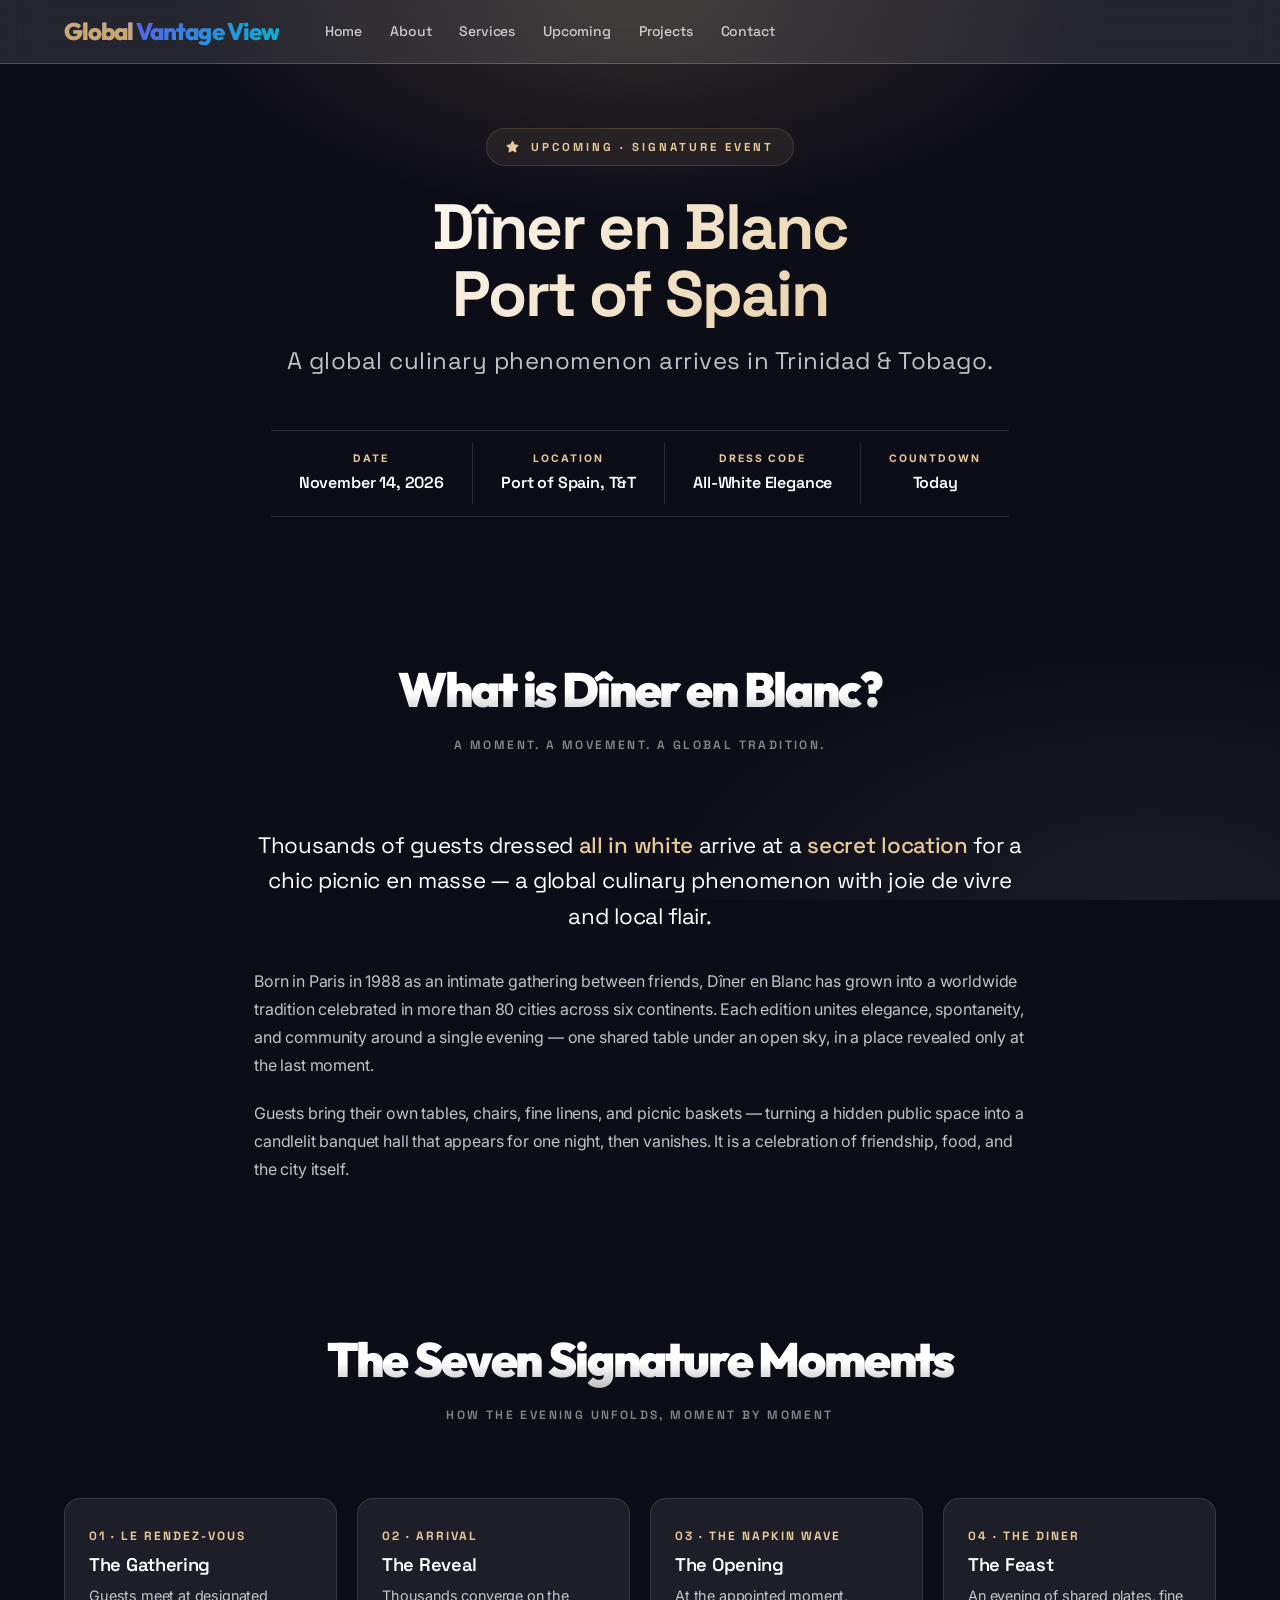
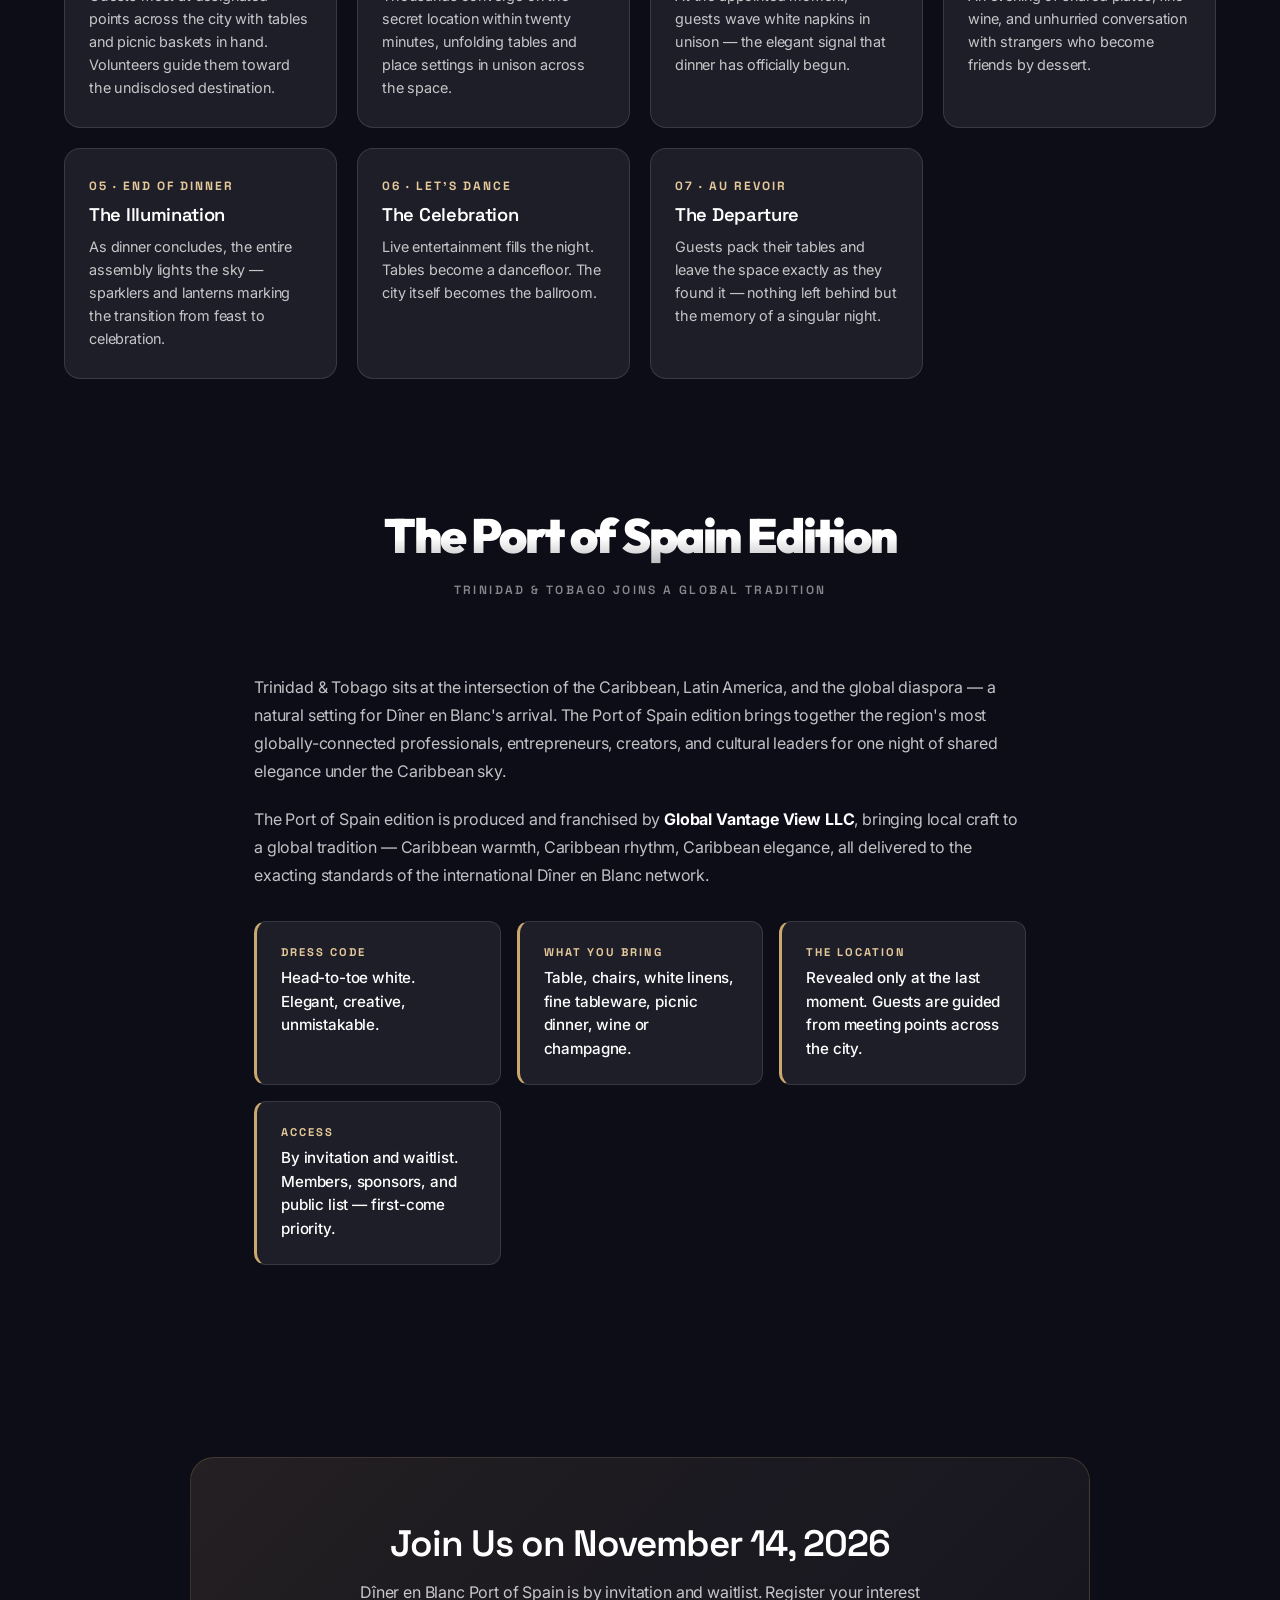
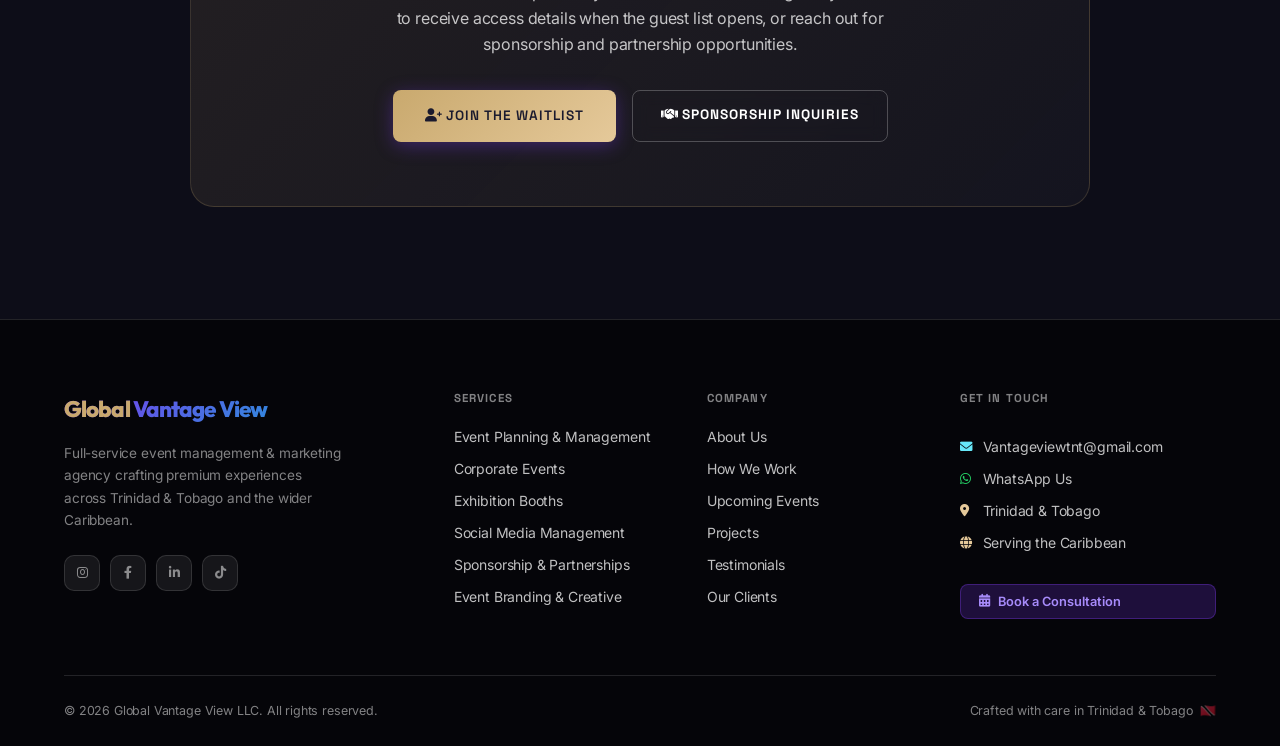
<file: dinerenblanc-portofspain.html>
<!DOCTYPE html>
<html lang="en">
<head>
    <meta charset="UTF-8">
    <meta name="viewport" content="width=device-width, initial-scale=1.0">
    <title>Dîner en Blanc Port of Spain 2026 — Global Vantage View</title>

    <!-- SEO -->
    <meta name="description" content="Dîner en Blanc Port of Spain 2026 — the global all-white chic picnic arrives in Trinidad & Tobago on November 14, 2026. Presented by Global Vantage View, franchise holder.">
    <meta name="keywords" content="Dîner en Blanc, Port of Spain, Trinidad, Diner en Blanc Trinidad, upcoming events, Global Vantage View, November 14 2026">
    <meta name="author" content="Global Vantage View LLC">
    <meta name="robots" content="index, follow">

    <!-- Open Graph -->
    <meta property="og:title" content="Dîner en Blanc Port of Spain 2026">
    <meta property="og:description" content="The global culinary phenomenon returns to Trinidad & Tobago on November 14, 2026 — all-white attire, secret location, one unforgettable night.">
    <meta property="og:type" content="website">
    <meta property="og:url" content="https://globalvantageview.com/dinerenblanc-portofspain.html">
    <meta property="og:image" content="https://globalvantageview.com/Vantage_View_Logo.jpeg">

    <!-- Twitter -->
    <meta name="twitter:card" content="summary_large_image">
    <meta name="twitter:title" content="Dîner en Blanc Port of Spain 2026">
    <meta name="twitter:description" content="The global culinary phenomenon returns to Trinidad & Tobago on November 14, 2026.">

    <!-- Favicon -->
    <link rel="icon" type="image/png" href="favicon.png">
    <link rel="apple-touch-icon" href="favicon.png">

    <!-- Stylesheets -->
    <link rel="stylesheet" href="styles.css">
    <link href="https://fonts.googleapis.com/css2?family=Inter:wght@300;400;500;600;700&family=Space+Grotesk:wght@300;400;500;600;700&family=Outfit:wght@300;400;500;600;700;800;900&display=swap" rel="stylesheet">
    <link rel="stylesheet" href="https://cdnjs.cloudflare.com/ajax/libs/font-awesome/6.0.0/css/all.min.css">

    <!-- Manifest -->
    <link rel="manifest" href="manifest.json">

    <!-- Google Analytics -->
    <script async src="https://www.googletagmanager.com/gtag/js?id=G-CWXK8930J5"></script>
    <script>
        window.dataLayer = window.dataLayer || [];
        function gtag(){dataLayer.push(arguments);}
        gtag('js', new Date());
        gtag('config', 'G-CWXK8930J5', {
            page_title: 'Dîner en Blanc Port of Spain 2026',
            page_location: window.location.href,
            send_page_view: true
        });
    </script>

    <!-- Calendly -->
    <link href="https://assets.calendly.com/assets/external/widget.css" rel="stylesheet">
    <script src="https://assets.calendly.com/assets/external/widget.js" type="text/javascript" async></script>

    <!-- Theme -->
    <meta name="theme-color" content="#0D0D18">
</head>
<body class="deb-page">

    <!-- Navigation -->
    <nav class="navbar">
        <div class="nav-container">
            <div class="nav-logo">
                <h2><span class="global-accent">Global</span> Vantage View</h2>
            </div>
            <ul class="nav-menu">
                <li><a href="index.html" class="nav-link">Home</a></li>
                <li><a href="index.html#about" class="nav-link">About</a></li>
                <li><a href="index.html#services" class="nav-link">Services</a></li>
                <li><a href="index.html#upcoming" class="nav-link">Upcoming</a></li>
                <li><a href="index.html#projects" class="nav-link">Projects</a></li>
                <li><a href="index.html#contact" class="nav-link">Contact</a></li>
            </ul>
            <div class="hamburger">
                <span class="bar"></span>
                <span class="bar"></span>
                <span class="bar"></span>
            </div>
        </div>
    </nav>

    <!-- Hero -->
    <section class="deb-hero">
        <div class="container">
            <div class="deb-hero-eyebrow">
                <i class="fas fa-star"></i> Upcoming · Signature Event
            </div>
            <h1>Dîner en Blanc<br>Port of Spain</h1>
            <p class="deb-hero-sub">A global culinary phenomenon arrives in Trinidad &amp; Tobago.</p>
            <div class="deb-hero-meta">
                <div class="deb-hero-meta-item">
                    <span class="lbl">Date</span>
                    <span class="val">November 14, 2026</span>
                </div>
                <div class="deb-hero-meta-item">
                    <span class="lbl">Location</span>
                    <span class="val">Port of Spain, T&amp;T</span>
                </div>
                <div class="deb-hero-meta-item">
                    <span class="lbl">Dress Code</span>
                    <span class="val">All-White Elegance</span>
                </div>
                <div class="deb-hero-meta-item">
                    <span class="lbl">Countdown</span>
                    <span class="val" id="deb-hero-countdown">—</span>
                </div>
            </div>
        </div>
    </section>

    <!-- What Is Dîner en Blanc -->
    <section class="deb-section">
        <div class="container deb-section-narrow">
            <div class="section-header">
                <h2>What is Dîner en Blanc?</h2>
                <p>A moment. A movement. A global tradition.</p>
            </div>
            <p class="deb-lead">
                Thousands of guests dressed <span class="deb-lead-accent">all in white</span> arrive at a
                <span class="deb-lead-accent">secret location</span> for a chic picnic en masse — a global
                culinary phenomenon with joie de vivre and local flair.
            </p>
            <p class="deb-body">
                Born in Paris in 1988 as an intimate gathering between friends, Dîner en Blanc has grown into
                a worldwide tradition celebrated in more than 80 cities across six continents. Each edition
                unites elegance, spontaneity, and community around a single evening — one shared table under
                an open sky, in a place revealed only at the last moment.
            </p>
            <p class="deb-body">
                Guests bring their own tables, chairs, fine linens, and picnic baskets — turning a hidden
                public space into a candlelit banquet hall that appears for one night, then vanishes.
                It is a celebration of friendship, food, and the city itself.
            </p>
        </div>
    </section>

    <!-- 7 Signature Moments -->
    <section class="deb-section">
        <div class="container">
            <div class="section-header">
                <h2>The Seven Signature Moments</h2>
                <p>How the evening unfolds, moment by moment</p>
            </div>
            <div class="deb-moments">
                <div class="deb-moment">
                    <div class="deb-moment-num">01 · Le Rendez-Vous</div>
                    <h4>The Gathering</h4>
                    <p>Guests meet at designated points across the city with tables and picnic baskets in hand. Volunteers guide them toward the undisclosed destination.</p>
                </div>
                <div class="deb-moment">
                    <div class="deb-moment-num">02 · Arrival</div>
                    <h4>The Reveal</h4>
                    <p>Thousands converge on the secret location within twenty minutes, unfolding tables and place settings in unison across the space.</p>
                </div>
                <div class="deb-moment">
                    <div class="deb-moment-num">03 · The Napkin Wave</div>
                    <h4>The Opening</h4>
                    <p>At the appointed moment, guests wave white napkins in unison — the elegant signal that dinner has officially begun.</p>
                </div>
                <div class="deb-moment">
                    <div class="deb-moment-num">04 · The Diner</div>
                    <h4>The Feast</h4>
                    <p>An evening of shared plates, fine wine, and unhurried conversation with strangers who become friends by dessert.</p>
                </div>
                <div class="deb-moment">
                    <div class="deb-moment-num">05 · End of Dinner</div>
                    <h4>The Illumination</h4>
                    <p>As dinner concludes, the entire assembly lights the sky — sparklers and lanterns marking the transition from feast to celebration.</p>
                </div>
                <div class="deb-moment">
                    <div class="deb-moment-num">06 · Let's Dance</div>
                    <h4>The Celebration</h4>
                    <p>Live entertainment fills the night. Tables become a dancefloor. The city itself becomes the ballroom.</p>
                </div>
                <div class="deb-moment">
                    <div class="deb-moment-num">07 · Au Revoir</div>
                    <h4>The Departure</h4>
                    <p>Guests pack their tables and leave the space exactly as they found it — nothing left behind but the memory of a singular night.</p>
                </div>
            </div>
        </div>
    </section>

    <!-- Port of Spain Edition -->
    <section class="deb-section">
        <div class="container deb-section-narrow">
            <div class="section-header">
                <h2>The Port of Spain Edition</h2>
                <p>Trinidad &amp; Tobago joins a global tradition</p>
            </div>
            <p class="deb-body">
                Trinidad &amp; Tobago sits at the intersection of the Caribbean, Latin America, and the
                global diaspora — a natural setting for Dîner en Blanc's arrival. The Port of Spain
                edition brings together the region's most globally-connected professionals, entrepreneurs,
                creators, and cultural leaders for one night of shared elegance under the Caribbean sky.
            </p>
            <p class="deb-body">
                The Port of Spain edition is produced and franchised by <strong style="color: var(--text);">Global Vantage View LLC</strong>,
                bringing local craft to a global tradition — Caribbean warmth, Caribbean rhythm, Caribbean elegance,
                all delivered to the exacting standards of the international Dîner en Blanc network.
            </p>

            <div class="deb-details">
                <div class="deb-detail">
                    <h5>Dress Code</h5>
                    <p>Head-to-toe white. Elegant, creative, unmistakable.</p>
                </div>
                <div class="deb-detail">
                    <h5>What You Bring</h5>
                    <p>Table, chairs, white linens, fine tableware, picnic dinner, wine or champagne.</p>
                </div>
                <div class="deb-detail">
                    <h5>The Location</h5>
                    <p>Revealed only at the last moment. Guests are guided from meeting points across the city.</p>
                </div>
                <div class="deb-detail">
                    <h5>Access</h5>
                    <p>By invitation and waitlist. Members, sponsors, and public list — first-come priority.</p>
                </div>
            </div>
        </div>
    </section>

    <!-- CTA -->
    <section class="deb-section">
        <div class="container">
            <div class="deb-cta-block">
                <h3>Join Us on November 14, 2026</h3>
                <p>
                    Dîner en Blanc Port of Spain is by invitation and waitlist. Register your interest to
                    receive access details when the guest list opens, or reach out for sponsorship and
                    partnership opportunities.
                </p>
                <div style="display: flex; flex-wrap: wrap; gap: 1rem; justify-content: center;">
                    <a href="https://portofspain.dinerenblanc.com" target="_blank" rel="noopener noreferrer" class="btn btn-gradient">
                        <i class="fas fa-user-plus"></i> Join the Waitlist
                    </a>
                    <a href="index.html#contact" class="btn btn-ghost">
                        <i class="fas fa-handshake"></i> Sponsorship Inquiries
                    </a>
                </div>
            </div>
        </div>
    </section>

    <!-- Footer -->
    <footer class="footer">
        <div class="container">
            <div class="footer-grid">

                <!-- Brand -->
                <div class="footer-brand-col">
                    <div class="footer-logo"><span class="global-accent">Global</span> Vantage View</div>
                    <p class="footer-tagline">Full-service event management &amp; marketing agency crafting premium experiences across Trinidad &amp; Tobago and the wider Caribbean.</p>
                    <div class="footer-socials">
                        <a href="#" aria-label="Instagram" class="footer-social"><i class="fab fa-instagram"></i></a>
                        <a href="#" aria-label="Facebook" class="footer-social"><i class="fab fa-facebook-f"></i></a>
                        <a href="#" aria-label="LinkedIn" class="footer-social"><i class="fab fa-linkedin-in"></i></a>
                        <a href="#" aria-label="TikTok" class="footer-social"><i class="fab fa-tiktok"></i></a>
                    </div>
                </div>

                <!-- Services -->
                <div class="footer-col">
                    <h4 class="footer-col-heading">Services</h4>
                    <ul class="footer-col-links">
                        <li><a href="index.html#services">Event Planning &amp; Management</a></li>
                        <li><a href="index.html#services">Corporate Events</a></li>
                        <li><a href="index.html#services">Exhibition Booths</a></li>
                        <li><a href="index.html#services">Social Media Management</a></li>
                        <li><a href="index.html#services">Sponsorship &amp; Partnerships</a></li>
                        <li><a href="index.html#services">Event Branding &amp; Creative</a></li>
                    </ul>
                </div>

                <!-- Company -->
                <div class="footer-col">
                    <h4 class="footer-col-heading">Company</h4>
                    <ul class="footer-col-links">
                        <li><a href="index.html#about">About Us</a></li>
                        <li><a href="index.html#process">How We Work</a></li>
                        <li><a href="index.html#upcoming">Upcoming Events</a></li>
                        <li><a href="index.html#projects">Projects</a></li>
                        <li><a href="index.html#testimonials">Testimonials</a></li>
                        <li><a href="index.html#clients">Our Clients</a></li>
                    </ul>
                </div>

                <!-- Contact -->
                <div class="footer-col footer-contact-col">
                    <h4 class="footer-col-heading">Get in Touch</h4>
                    <ul class="footer-col-links">
                        <li>
                            <a href="mailto:Vantageviewtnt@gmail.com">
                                <i class="fas fa-envelope"></i>
                                Vantageviewtnt@gmail.com
                            </a>
                        </li>
                        <li>
                            <a href="https://wa.me/18680000000" target="_blank" rel="noopener noreferrer">
                                <i class="fab fa-whatsapp"></i>
                                WhatsApp Us
                            </a>
                        </li>
                        <li>
                            <span><i class="fas fa-map-marker-alt"></i> Trinidad &amp; Tobago</span>
                        </li>
                        <li>
                            <span><i class="fas fa-globe"></i> Serving the Caribbean</span>
                        </li>
                    </ul>
                    <button type="button" onclick="openCalendly()" class="footer-book-btn">
                        <i class="fas fa-calendar-alt"></i> Book a Consultation
                    </button>
                </div>

            </div>
            <div class="footer-bottom">
                <p>&copy; <span class="cy"></span> Global Vantage View LLC. All rights reserved.</p>
                <p class="footer-bottom-right">Crafted with care in Trinidad &amp; Tobago&nbsp;&nbsp;🇹🇹</p>
            </div>
        </div>
    </footer>

    <!-- Scripts -->
    <script src="script.js"></script>
    <script>
        // Current year in footer
        document.querySelectorAll('.cy').forEach(el => el.textContent = new Date().getFullYear());

        // Countdown to November 14, 2026
        (function() {
            var target = new Date('2026-11-14T18:00:00-04:00');
            var el = document.getElementById('deb-hero-countdown');
            if (!el) return;
            function update() {
                var now = new Date();
                var diff = target - now;
                if (diff <= 0) { el.textContent = 'Today'; return; }
                var days = Math.floor(diff / (1000 * 60 * 60 * 24));
                el.textContent = days + ' day' + (days === 1 ? '' : 's');
            }
            update();
            setInterval(update, 60000);
        })();
    </script>
</body>
</html>
</file>
<file: styles.css>
/* ============================================================
   Design Tokens
   ============================================================ */
:root {
    /* Brand palette */
    --violet:       #7C3AED;
    --violet-light: #A78BFA;
    --violet-muted: rgba(124, 58, 237, 0.22);
    --violet-glow:  rgba(124, 58, 237, 0.28);

    --cyan:         #06B6D4;
    --cyan-light:   #67E8F9;
    --cyan-muted:   rgba(6, 182, 212, 0.18);
    --cyan-glow:    rgba(6, 182, 212, 0.24);

    --rose:         #EC4899;
    --rose-light:   #F9A8D4;
    --rose-muted:   rgba(236, 72, 153, 0.18);

    --coral:        #F97316;
    --coral-light:  #FDBA74;
    --coral-muted:  rgba(249, 115, 22, 0.18);

    --gold:         #C9A96E;
    --gold-light:   #E5C99A;
    --gold-muted:   rgba(201, 169, 110, 0.2);

    --purple:       #A855F7;
    --purple-muted: rgba(168, 85, 247, 0.18);

    /* Gradients */
    --grad-primary:  linear-gradient(135deg, var(--violet), var(--cyan));
    --grad-warm:     linear-gradient(135deg, var(--coral), var(--rose));
    --grad-text:     linear-gradient(135deg, #ffffff 10%, var(--violet-light) 50%, var(--cyan-light) 90%);

    /* Backgrounds */
    --bg:            #0D0D18;
    --bg-card:       rgba(255, 255, 255, 0.07);
    --bg-card-hover: rgba(255, 255, 255, 0.12);
    --bg-section:    rgba(255, 255, 255, 0.045);

    /* Borders */
    --border:        rgba(255, 255, 255, 0.12);
    --border-hover:  rgba(255, 255, 255, 0.24);

    /* Text */
    --text:          #ffffff;
    --text-sec:      rgba(255, 255, 255, 0.75);
    --text-muted:    rgba(255, 255, 255, 0.5);
}

/* ============================================================
   Reset & Base
   ============================================================ */
*, *::before, *::after { margin: 0; padding: 0; box-sizing: border-box; }

html { scroll-behavior: smooth; font-size: 16px; }

body {
    font-family: 'Inter', -apple-system, BlinkMacSystemFont, 'Segoe UI', Roboto, sans-serif;
    line-height: 1.6;
    color: var(--text);
    background-color: var(--bg);
    background-image:
        radial-gradient(ellipse 80% 60% at 10% 0%,   rgba(124, 58, 237, 0.2) 0%, transparent 60%),
        radial-gradient(ellipse 70% 50% at 90% 100%,  rgba(6, 182, 212, 0.16) 0%, transparent 60%);
    background-attachment: fixed;
    overflow-x: hidden;
    font-weight: 400;
    letter-spacing: -0.01em;
}

/* ============================================================
   Typography
   ============================================================ */
h1, h2, h3, h4, h5, h6 {
    font-family: 'Space Grotesk', 'Outfit', sans-serif;
    font-weight: 600;
    line-height: 1.2;
    letter-spacing: -0.025em;
    margin: 0;
    color: var(--text);
}

p {
    font-family: 'Inter', sans-serif;
    font-size: clamp(0.925rem, 1.6vw, 1rem);
    line-height: 1.75;
    margin: 0;
    color: var(--text-sec);
}

/* ============================================================
   Animations
   ============================================================ */
@keyframes float {
    0%, 100% { transform: translateY(0); }
    50%       { transform: translateY(-14px); }
}

@keyframes fadeInUp {
    from { opacity: 0; transform: translateY(28px); }
    to   { opacity: 1; transform: translateY(0); }
}

@keyframes fadeIn {
    from { opacity: 0; }
    to   { opacity: 1; }
}

@keyframes zoomIn {
    from { transform: scale(0.85); opacity: 0; }
    to   { transform: scale(1);    opacity: 1; }
}

@keyframes slideInRight {
    from { transform: translateX(110%); opacity: 0; }
    to   { transform: translateX(0);    opacity: 1; }
}

@keyframes ticker-scroll {
    0%   { transform: translateX(0); }
    100% { transform: translateX(-50%); }
}

/* ============================================================
   Layout
   ============================================================ */
.container {
    max-width: 1200px;
    margin: 0 auto;
    padding: 0 24px;
}

/* ============================================================
   Navigation
   ============================================================ */
.navbar {
    position: fixed;
    top: 0;
    width: 100%;
    background: rgba(6, 6, 10, 0.75);
    backdrop-filter: blur(20px);
    -webkit-backdrop-filter: blur(20px);
    border-bottom: 1px solid var(--border);
    z-index: 1000;
    padding: 0.875rem 0;
    transition: background 0.3s ease, box-shadow 0.3s ease;
}

.nav-container {
    max-width: 1200px;
    margin: 0 auto;
    padding: 0 24px;
    display: flex;
    align-items: center;
    gap: 2rem;
}

.nav-logo { flex-shrink: 0; }

.nav-logo h2 {
    font-family: 'Outfit', 'Space Grotesk', sans-serif;
    font-weight: 800;
    font-size: 1.5rem;
    letter-spacing: -0.04em;
    background: var(--grad-primary);
    -webkit-background-clip: text;
    -webkit-text-fill-color: transparent;
    background-clip: text;
}

.global-accent {
    -webkit-text-fill-color: var(--gold);
    background: none;
}

.nav-menu {
    display: flex;
    list-style: none;
    gap: 0;
    margin-right: auto;
}

.nav-link {
    text-decoration: none;
    color: var(--text-sec);
    font-weight: 500;
    font-size: 0.875rem;
    transition: color 0.2s ease;
    padding: 0.4rem 0.875rem;
    border-radius: 6px;
    font-family: 'Space Grotesk', sans-serif;
    display: block;
}

.nav-link:hover { color: var(--text); }

/* Nav CTA */
.btn-nav-cta {
    flex-shrink: 0;
    padding: 7px 18px;
    background: var(--grad-primary);
    color: #fff;
    border-radius: 7px;
    font-size: 0.78rem;
    letter-spacing: 0.07em;
    text-transform: uppercase;
    font-weight: 700;
    text-decoration: none;
    transition: opacity 0.2s ease, transform 0.2s ease;
    font-family: 'Space Grotesk', sans-serif;
    white-space: nowrap;
    box-shadow: 0 4px 16px rgba(124, 58, 237, 0.3);
}

.btn-nav-cta:hover { opacity: 0.88; transform: translateY(-1px); }

.hamburger { display: none; flex-direction: column; cursor: pointer; flex-shrink: 0; }

.bar {
    width: 22px;
    height: 2px;
    background: var(--text);
    margin: 3px 0;
    transition: 0.3s;
    border-radius: 2px;
}

/* ============================================================
   Buttons
   ============================================================ */
.btn {
    padding: 13px 28px;
    border: none;
    border-radius: 8px;
    font-weight: 700;
    text-decoration: none;
    transition: all 0.25s ease;
    cursor: pointer;
    display: inline-block;
    text-align: center;
    font-size: 0.85rem;
    font-family: 'Space Grotesk', 'Outfit', sans-serif;
    text-transform: uppercase;
    letter-spacing: 0.07em;
    position: relative;
}

.btn-gradient {
    background: var(--grad-primary);
    color: #fff;
    box-shadow: 0 4px 18px rgba(124, 58, 237, 0.35);
}

.btn-gradient:hover {
    transform: translateY(-2px);
    box-shadow: 0 8px 28px rgba(124, 58, 237, 0.45);
    opacity: 0.92;
}

.btn-ghost {
    background: transparent;
    color: var(--text);
    border: 1px solid var(--border-hover);
    backdrop-filter: blur(8px);
}

.btn-ghost:hover {
    background: rgba(255, 255, 255, 0.07);
    border-color: rgba(255, 255, 255, 0.25);
    transform: translateY(-2px);
}

.btn-full { width: 100%; text-align: center; }

/* Legacy aliases used in gallery pages */
.btn-primary  { background: #fff; color: #000; box-shadow: 0 4px 16px rgba(255,255,255,0.2); }
.btn-primary:hover  { transform: translateY(-2px); opacity: 0.9; }
.btn-secondary { background: transparent; color: var(--text); border: 1px solid var(--border-hover); }
.btn-secondary:hover { background: rgba(255,255,255,0.07); transform: translateY(-2px); }

/* ============================================================
   Section Headers
   ============================================================ */
.section-header {
    text-align: center;
    margin-bottom: 4.5rem;
}

.section-header h2 {
    font-size: clamp(2rem, 4.5vw, 3rem);
    font-weight: 900;
    letter-spacing: -0.045em;
    font-family: 'Outfit', 'Space Grotesk', sans-serif;
    margin-bottom: 1rem;
    background: linear-gradient(180deg, #ffffff 55%, rgba(255,255,255,0.72) 100%);
    -webkit-background-clip: text;
    -webkit-text-fill-color: transparent;
    background-clip: text;
}

.section-header p {
    font-size: 0.75rem;
    color: var(--text-muted);
    text-transform: uppercase;
    letter-spacing: 0.2em;
    font-weight: 600;
    font-family: 'Space Grotesk', sans-serif;
}

/* ============================================================
   Hero
   ============================================================ */
.hero {
    position: relative;
    padding: 150px 0 110px;
    min-height: 100vh;
    display: flex;
    align-items: center;
    overflow: hidden;
    background-image:
        linear-gradient(105deg, rgba(13,13,24,0.95) 0%, rgba(13,13,24,0.75) 42%, rgba(13,13,24,0.30) 100%),
        url('booths/1c337e6d-0201-4240-b5a4-02fbab60db2e-optimized.jpg');
    background-size: cover;
    background-position: center;
    background-repeat: no-repeat;
}

/* Colored background blobs */
.hero::before {
    content: '';
    position: absolute;
    top: -80px;
    right: -120px;
    width: 650px;
    height: 650px;
    background: radial-gradient(circle, rgba(124, 58, 237, 0.32) 0%, transparent 65%);
    pointer-events: none;
    z-index: 0;
}

.hero::after {
    content: '';
    position: absolute;
    bottom: -60px;
    left: -100px;
    width: 550px;
    height: 550px;
    background: radial-gradient(circle, rgba(6, 182, 212, 0.26) 0%, transparent 65%);
    pointer-events: none;
    z-index: 0;
}

.hero-container {
    position: relative;
    z-index: 2;
    max-width: 1200px;
    margin: 0 auto;
    padding: 0 24px;
    display: grid;
    grid-template-columns: 1fr 1fr;
    gap: 5rem;
    align-items: center;
}

/* Eyebrow label */
.hero-eyebrow {
    display: inline-flex;
    align-items: center;
    gap: 0.6rem;
    font-size: 0.72rem;
    font-weight: 700;
    text-transform: uppercase;
    letter-spacing: 0.2em;
    color: var(--text-muted);
    font-family: 'Space Grotesk', sans-serif;
    margin-bottom: 1.25rem;
}

.eyebrow-dot {
    width: 6px;
    height: 6px;
    border-radius: 50%;
    background: var(--grad-primary);
    flex-shrink: 0;
    box-shadow: 0 0 8px var(--violet);
}

/* Hero title — gradient text */
.hero-title {
    font-size: clamp(2.8rem, 5.5vw, 4.6rem);
    font-weight: 900;
    letter-spacing: -0.055em;
    line-height: 1.04;
    font-family: 'Outfit', 'Space Grotesk', sans-serif;
    margin-bottom: 1.5rem;
    background: var(--grad-text);
    -webkit-background-clip: text;
    -webkit-text-fill-color: transparent;
    background-clip: text;
}

.hero-subtitle {
    font-size: 1.05rem;
    color: var(--text-sec);
    line-height: 1.8;
    max-width: 500px;
    margin-bottom: 2.5rem;
}

.hero-buttons {
    display: flex;
    gap: 0.875rem;
    flex-wrap: wrap;
}

/* Hero credentials panel */
.hero-right {
    display: flex;
    justify-content: center;
    align-items: center;
}

.hero-credentials {
    /* gradient border via background-clip trick */
    background:
        linear-gradient(#0D0D18, #0D0D18) padding-box,
        linear-gradient(160deg, rgba(124, 58, 237, 0.7), rgba(6, 182, 212, 0.6)) border-box;
    border: 1px solid transparent;
    border-radius: 20px;
    padding: 2.5rem;
    backdrop-filter: blur(16px);
    display: flex;
    flex-direction: column;
    gap: 2.5rem;
    max-width: 360px;
    width: 100%;
    animation: float 7s ease-in-out infinite;
}

.credentials-stats { display: flex; flex-direction: column; }

.cred-stat { padding: 1.5rem 0; display: flex; flex-direction: column; gap: 0.4rem; }

.cred-divider { height: 1px; background: var(--border); }

.cred-number {
    font-family: 'Outfit', 'Space Grotesk', sans-serif;
    font-size: 3.2rem;
    font-weight: 900;
    letter-spacing: -0.05em;
    line-height: 1;
}

.cred-violet { color: var(--violet-light); }
.cred-cyan   { color: var(--cyan-light); }
.cred-gold   { color: var(--gold-light); }

.cred-label {
    font-size: 0.7rem;
    text-transform: uppercase;
    letter-spacing: 0.18em;
    color: var(--text-muted);
    font-weight: 600;
    font-family: 'Space Grotesk', sans-serif;
}

.hero-book-btn {
    display: flex;
    align-items: center;
    justify-content: center;
    gap: 0.5rem;
    width: 100%;
}

/* ============================================================
   About
   ============================================================ */
.about {
    padding: 120px 0;
    background: rgba(124, 58, 237, 0.09);
    border-top: 1px solid var(--border);
    border-bottom: 1px solid var(--border);
    position: relative;
}

.about-content {
    display: grid;
    grid-template-columns: 2fr 1fr;
    gap: 5rem;
    align-items: center;
}

.about-text p {
    font-size: 1.05rem;
    color: var(--text-sec);
    margin-bottom: 1.25rem;
    line-height: 1.85;
}

.about-stats {
    display: flex;
    flex-direction: column;
    gap: 1rem;
}

.stat {
    text-align: center;
    padding: 2rem 1.5rem;
    background: var(--bg-card);
    border-radius: 14px;
    border: 1px solid var(--border);
    transition: transform 0.3s ease, border-color 0.3s ease;
    position: relative;
    overflow: hidden;
}

/* Colored top accent line per stat */
.stat-violet { border-top: 2px solid var(--violet); }
.stat-cyan   { border-top: 2px solid var(--cyan); }
.stat-gold   { border-top: 2px solid var(--gold); }

.stat:hover {
    transform: translateY(-4px);
    border-color: var(--border-hover);
}

.stat h3 {
    font-size: 2.6rem;
    font-weight: 900;
    color: var(--text);
    margin-bottom: 0.3rem;
    letter-spacing: -0.04em;
    font-family: 'Outfit', 'Space Grotesk', sans-serif;
}

.stat p {
    font-size: 0.72rem;
    text-transform: uppercase;
    letter-spacing: 0.14em;
    color: var(--text-muted);
    font-weight: 600;
}

/* ============================================================
   Services
   ============================================================ */
.services {
    padding: 120px 0;
    background: transparent;
}

.services-grid {
    display: grid;
    grid-template-columns: repeat(auto-fit, minmax(340px, 1fr));
    gap: 1.25rem;
}

.service-card {
    background: var(--bg-card);
    padding: 2.5rem;
    border-radius: 16px;
    border: 1px solid var(--border);
    border-top-width: 2px;
    transition: transform 0.3s ease, background 0.3s ease, border-color 0.3s ease;
    position: relative;
    overflow: hidden;
}

/* Colored top border per card */
.service-violet { border-top-color: var(--violet); }
.service-cyan   { border-top-color: var(--cyan); }
.service-coral  { border-top-color: var(--coral); }
.service-rose   { border-top-color: var(--rose); }
.service-gold   { border-top-color: var(--gold); }
.service-purple { border-top-color: var(--purple); }

.service-card:hover {
    transform: translateY(-6px);
    background: var(--bg-card-hover);
    border-color: var(--border-hover);
}

/* Large faded service number — CSS counter */
.services-grid { counter-reset: service; }

.service-card { counter-increment: service; }

.service-num {
    position: absolute;
    top: 1.25rem;
    right: 1.5rem;
    font-size: 5rem;
    font-weight: 900;
    font-family: 'Outfit', sans-serif;
    color: rgba(255, 255, 255, 0.07);
    line-height: 1;
    letter-spacing: -0.05em;
    pointer-events: none;
    user-select: none;
}

.service-icon {
    width: 48px;
    height: 48px;
    border-radius: 12px;
    display: flex;
    align-items: center;
    justify-content: center;
    margin-bottom: 1.5rem;
    position: relative;
    z-index: 1;
}

/* Icon bg matches card accent */
.service-violet .service-icon { background: var(--violet-muted); }
.service-cyan   .service-icon { background: var(--cyan-muted); }
.service-coral  .service-icon { background: var(--coral-muted); }
.service-rose   .service-icon { background: var(--rose-muted); }
.service-gold   .service-icon { background: var(--gold-muted); }
.service-purple .service-icon { background: var(--purple-muted); }

.service-violet .service-icon i { color: var(--violet-light); }
.service-cyan   .service-icon i { color: var(--cyan-light); }
.service-coral  .service-icon i { color: var(--coral-light); }
.service-rose   .service-icon i { color: var(--rose-light); }
.service-gold   .service-icon i { color: var(--gold-light); }
.service-purple .service-icon i { color: #D8B4FE; }

.service-icon i { font-size: 1.2rem; }

.service-card h3 {
    font-size: 1.05rem;
    font-weight: 700;
    color: var(--text);
    margin-bottom: 0.75rem;
    letter-spacing: -0.02em;
    position: relative;
    z-index: 1;
}

.service-card p {
    color: var(--text-muted);
    font-size: 0.9rem;
    line-height: 1.65;
    position: relative;
    z-index: 1;
}

/* ============================================================
   Pricing
   ============================================================ */
.pricing {
    padding: 120px 0;
    background: rgba(6, 182, 212, 0.07);
    border-top: 1px solid var(--border);
    border-bottom: 1px solid var(--border);
}

.pricing-grid {
    display: grid;
    grid-template-columns: repeat(auto-fit, minmax(300px, 1fr));
    gap: 2rem;
}

.pricing-card {
    background: var(--bg-card);
    padding: 2.5rem;
    border-radius: 16px;
    border: 1px solid var(--border);
    transition: transform 0.3s ease, border-color 0.3s ease;
    position: relative;
    display: flex;
    flex-direction: column;
}

/* Featured card — gradient border */
.pricing-card.featured {
    background:
        linear-gradient(#0D0D18, #0D0D18) padding-box,
        var(--grad-primary) border-box;
    border: 1px solid transparent;
}

.pricing-card:hover { transform: translateY(-6px); border-color: var(--border-hover); }
.pricing-card.featured:hover { transform: translateY(-8px); }

.pricing-badge {
    position: absolute;
    top: -13px;
    right: 20px;
    background: var(--grad-primary);
    color: #fff;
    padding: 4px 14px;
    border-radius: 6px;
    font-size: 0.7rem;
    font-weight: 700;
    text-transform: uppercase;
    letter-spacing: 0.1em;
    font-family: 'Space Grotesk', sans-serif;
    box-shadow: 0 4px 12px rgba(124, 58, 237, 0.4);
}

.pricing-header {
    text-align: center;
    margin-bottom: 2rem;
    padding-bottom: 2rem;
    border-bottom: 1px solid var(--border);
}

.pricing-header h3 {
    font-size: 1.5rem;
    font-weight: 800;
    color: var(--text);
    margin-bottom: 0.4rem;
    letter-spacing: -0.03em;
}

.pricing-subtitle {
    font-size: 0.72rem;
    color: var(--text-muted);
    text-transform: uppercase;
    letter-spacing: 0.1em;
    margin-bottom: 1.5rem;
}

.pricing-price {
    display: flex;
    align-items: baseline;
    justify-content: center;
    gap: 0.25rem;
}

.pricing-price .currency {
    font-size: 1.2rem;
    font-weight: 700;
    color: var(--text-sec);
}

.pricing-price .amount {
    font-size: 3rem;
    font-weight: 900;
    color: var(--text);
    letter-spacing: -0.04em;
    font-family: 'Outfit', 'Space Grotesk', sans-serif;
    line-height: 1;
}

.pricing-price .period {
    font-size: 0.875rem;
    color: var(--text-muted);
    font-weight: 500;
}

.pricing-features { flex: 1; margin-bottom: 2rem; }

.pricing-features ul { list-style: none; padding: 0; }

.pricing-features li {
    display: flex;
    align-items: center;
    gap: 0.875rem;
    padding: 0.7rem 0;
    color: var(--text-sec);
    font-size: 0.875rem;
    border-bottom: 1px solid rgba(255,255,255,0.04);
}

.pricing-features li:last-child { border-bottom: none; }

.pricing-features li i { color: var(--violet-light); font-size: 0.8rem; min-width: 14px; flex-shrink: 0; }

.pricing-card.featured .pricing-features li i { color: var(--cyan-light); }

.pricing-cta { margin-top: auto; }

.pricing-cta .btn { width: 100%; border-radius: 10px; }

.pricing-note {
    margin-top: 2.5rem;
    text-align: center;
    padding: 1.25rem 1.5rem;
    background: var(--bg-card);
    border-radius: 12px;
    border: 1px solid var(--border);
}

.pricing-note p { font-size: 0.82rem; color: var(--text-muted); }
.pricing-note i { color: var(--violet-light); margin-right: 0.5rem; }
.pricing-note a { color: var(--text-sec); text-decoration: underline; font-weight: 600; }
.pricing-note a:hover { color: var(--text); }

/* ============================================================
   Leadership
   ============================================================ */
.leadership {
    padding: 120px 0;
    background: transparent;
}

.leadership-content { max-width: 820px; margin: 0 auto; }

.leader-card {
    background: var(--bg-card);
    padding: 3.5rem;
    border-radius: 20px;
    border: 1px solid var(--border);
    display: grid;
    grid-template-columns: 200px 1fr;
    gap: 3rem;
    align-items: center;
    transition: border-color 0.3s ease;
}

.leader-card:hover { border-color: var(--border-hover); }

.leader-image {
    width: 180px;
    height: 180px;
    border-radius: 50%;
    margin: 0 auto;
    overflow: hidden;
    border: 2px solid transparent;
    background:
        linear-gradient(#161624, #161624) padding-box,
        var(--grad-primary) border-box;
}

.founder-photo { width: 100%; height: 100%; object-fit: cover; border-radius: 50%; }

.leader-info h3 {
    font-size: 2rem;
    font-weight: 900;
    color: var(--text);
    margin-bottom: 0.35rem;
    letter-spacing: -0.04em;
}

.leader-title {
    font-size: 0.7rem;
    color: var(--violet-light);
    font-weight: 700;
    margin-bottom: 1.5rem;
    text-transform: uppercase;
    letter-spacing: 0.2em;
}

.leader-description { color: var(--text-sec); line-height: 1.8; font-size: 0.95rem; }

/* ============================================================
   Projects
   ============================================================ */
.projects-section {
    padding: 120px 0;
    background: rgba(124, 58, 237, 0.08);
    border-top: 1px solid var(--border);
    border-bottom: 1px solid var(--border);
}

.projects-grid {
    display: grid;
    grid-template-columns: repeat(auto-fit, minmax(480px, 1fr));
    gap: 2rem;
}

.project-card {
    background: var(--bg-card);
    border-radius: 16px;
    overflow: hidden;
    border: 1px solid var(--border);
    transition: transform 0.3s ease, border-color 0.3s ease;
}

.project-card:hover { transform: translateY(-8px); border-color: var(--border-hover); }

.project-image { position: relative; overflow: hidden; border-radius: 16px 16px 0 0; }

.project-image .gallery-preview {
    display: grid;
    grid-template-columns: 2fr 1fr;
    grid-template-rows: repeat(2, 160px);
    gap: 3px;
    background: var(--bg);
}

/* Featured (first) image spans both rows */
.project-image .gallery-item.gallery-item-featured {
    grid-row: span 2;
    aspect-ratio: unset;
}

/* Remove default square aspect-ratio for all project preview items */
.project-image .gallery-item {
    aspect-ratio: unset;
    border-radius: 0;
}

/* "+N more" overlay badge on last thumbnail */
.gallery-more-badge {
    position: absolute;
    inset: 0;
    background: rgba(6, 6, 10, 0.6);
    display: flex;
    align-items: center;
    justify-content: center;
    font-size: 0.85rem;
    font-weight: 700;
    color: var(--text);
    pointer-events: none;
}

.project-overlay {
    position: absolute;
    inset: 0;
    background: rgba(6, 6, 10, 0.8);
    backdrop-filter: blur(8px);
    display: flex;
    align-items: center;
    justify-content: center;
    opacity: 0;
    transition: opacity 0.3s ease;
}

.project-card:hover .project-overlay { opacity: 1; }

.project-info { padding: 2rem; }

/* Project tag replaces subtitle */
.project-tag {
    display: inline-block;
    font-size: 0.68rem;
    font-weight: 700;
    text-transform: uppercase;
    letter-spacing: 0.14em;
    padding: 3px 10px;
    border-radius: 4px;
    margin-bottom: 0.875rem;
    font-family: 'Space Grotesk', sans-serif;
}

.tag-violet { background: var(--violet-muted); color: var(--violet-light); }
.tag-cyan   { background: var(--cyan-muted);   color: var(--cyan-light); }

.project-info h3 {
    font-size: 1.5rem;
    font-weight: 800;
    color: var(--text);
    margin-bottom: 0.875rem;
    letter-spacing: -0.03em;
}

.project-description {
    color: var(--text-muted);
    font-size: 0.9rem;
    line-height: 1.65;
    margin-bottom: 1.5rem;
}

.project-details { display: flex; flex-wrap: wrap; gap: 0.625rem; }

.detail-item {
    display: flex;
    align-items: center;
    gap: 0.45rem;
    padding: 0.4rem 0.75rem;
    background: rgba(255,255,255,0.04);
    border-radius: 6px;
    border: 1px solid var(--border);
}

.detail-item i { font-size: 0.75rem; color: var(--cyan-light); }
.detail-item span { color: var(--text-sec); font-size: 0.78rem; font-weight: 500; }

/* ============================================================
   Clients — Ticker
   ============================================================ */
.clients {
    padding: 100px 0;
    background: transparent;
}

.ticker-wrapper {
    position: relative;
    overflow: hidden;
    padding: 2.5rem 0;
}

.ticker-track { overflow: hidden; }

.ticker-inner {
    display: flex;
    align-items: center;
    gap: 3rem;
    width: max-content;
    animation: ticker-scroll 40s linear infinite;
}

.ticker-inner:hover { animation-play-state: paused; }

.ticker-item {
    font-size: 1.25rem;
    font-weight: 700;
    color: rgba(255, 255, 255, 0.6);
    white-space: nowrap;
    font-family: 'Space Grotesk', sans-serif;
    letter-spacing: -0.01em;
    transition: color 0.2s ease;
    cursor: default;
}

.ticker-item:hover { color: var(--text); }

.ticker-sep {
    color: var(--violet);
    font-size: 0.7rem;
    flex-shrink: 0;
    opacity: 0.7;
}

/* Edge fade masks */
.ticker-fade {
    position: absolute;
    top: 0;
    bottom: 0;
    width: 180px;
    z-index: 2;
    pointer-events: none;
}

.ticker-fade-left  { left: 0;  background: linear-gradient(to right, var(--bg), transparent); }
.ticker-fade-right { right: 0; background: linear-gradient(to left,  var(--bg), transparent); }

/* ============================================================
   Contact
   ============================================================ */
.contact {
    padding: 120px 0;
    background: rgba(6, 182, 212, 0.08);
    border-top: 1px solid var(--border);
    border-bottom: 1px solid var(--border);
}

.contact-content {
    display: grid;
    grid-template-columns: 1fr 1.4fr;
    gap: 4rem;
}

.contact-info { display: flex; flex-direction: column; gap: 1rem; }

.contact-item {
    display: flex;
    align-items: center;
    gap: 1.25rem;
    padding: 1.4rem;
    background: var(--bg-card);
    border-radius: 14px;
    border: 1px solid var(--border);
    border-left-width: 2px;
    transition: transform 0.25s ease, border-color 0.25s ease;
}

.contact-item:hover { transform: translateX(4px); }

/* Colored left borders */
.contact-violet { border-left-color: var(--violet); }
.contact-cyan   { border-left-color: var(--cyan); }
.contact-coral  { border-left-color: var(--coral); }

.contact-violet i { color: var(--violet-light); }
.contact-cyan   i { color: var(--cyan-light); }
.contact-coral  i { color: var(--coral-light); }

.contact-item i { font-size: 1.2rem; width: 36px; text-align: center; flex-shrink: 0; }

.contact-item h4 {
    font-size: 0.68rem;
    font-weight: 700;
    color: var(--text-muted);
    margin-bottom: 0.2rem;
    text-transform: uppercase;
    letter-spacing: 0.14em;
}

.contact-item p { color: var(--text); font-size: 0.95rem; }

/* Form panel — gradient top accent */
.contact-form {
    background: var(--bg-card);
    padding: 2.5rem;
    border-radius: 20px;
    border: 1px solid var(--border);
    border-top: 2px solid var(--violet);
    position: relative;
    overflow: hidden;
}

.contact-form::before {
    content: '';
    position: absolute;
    top: 0;
    left: 0;
    right: 0;
    height: 2px;
    background: var(--grad-primary);
}

.form-group { margin-bottom: 1rem; }

.form-group input,
.form-group select,
.form-group textarea {
    width: 100%;
    padding: 12px 16px;
    border: 1px solid var(--border);
    border-radius: 10px;
    font-size: 0.9rem;
    transition: border-color 0.2s ease, background 0.2s ease;
    background: rgba(255, 255, 255, 0.04);
    color: var(--text);
    font-family: 'Inter', sans-serif;
}

.form-group select { color: var(--text-muted); }
.form-group select.has-value { color: var(--text); }

.form-group select option { background: #111114; color: var(--text); }

.form-group input::placeholder,
.form-group textarea::placeholder { color: var(--text-muted); }

.form-group input:focus,
.form-group select:focus,
.form-group textarea:focus {
    outline: none;
    border-color: var(--violet);
    background: rgba(124, 58, 237, 0.06);
}

.form-group textarea { resize: vertical; min-height: 120px; }

/* ============================================================
   Booking Alternative
   ============================================================ */
.booking-alternative {
    margin-top: 1rem;
    padding: 1.25rem;
    background: rgba(255,255,255,0.03);
    border-radius: 12px;
    border: 1px solid var(--border);
    text-align: center;
}

.booking-alternative p { color: var(--text-muted); font-size: 0.82rem; margin-bottom: 0.875rem; }

.booking-alternative .btn { display: inline-flex; align-items: center; gap: 0.5rem; font-size: 0.82rem; }

/* ============================================================
   Pre-footer CTA
   ============================================================ */
.footer-cta {
    padding: 5rem 0;
    background: linear-gradient(135deg, rgba(124,58,237,0.14) 0%, rgba(6,182,212,0.10) 100%);
    border-top: 1px solid var(--border);
    border-bottom: 1px solid var(--border);
}

.footer-cta-inner {
    display: flex;
    align-items: center;
    justify-content: space-between;
    gap: 3rem;
}

.footer-cta-eyebrow {
    display: inline-block;
    font-size: 0.72rem;
    font-weight: 700;
    letter-spacing: 0.12em;
    text-transform: uppercase;
    color: var(--violet-light);
    margin-bottom: 0.75rem;
}

.footer-cta-text h2 {
    font-size: clamp(1.75rem, 3vw, 2.5rem);
    margin-bottom: 0.75rem;
}

.footer-cta-text p {
    color: var(--text-sec);
    max-width: 480px;
}

.footer-cta-actions {
    display: flex;
    gap: 1rem;
    flex-shrink: 0;
    flex-wrap: wrap;
}

/* ============================================================
   Footer
   ============================================================ */
.footer {
    background: rgba(6, 6, 10, 0.98);
    padding: 4.5rem 0 0;
    border-top: 1px solid var(--border);
}

.footer-grid {
    display: grid;
    grid-template-columns: 2fr 1.2fr 1.2fr 1.5fr;
    gap: 3rem;
    align-items: start;
    padding-bottom: 3.5rem;
    border-bottom: 1px solid var(--border);
}

/* Brand column */
.footer-logo {
    font-family: 'Outfit', 'Space Grotesk', sans-serif;
    font-size: 1.4rem;
    font-weight: 800;
    letter-spacing: -0.04em;
    background: var(--grad-primary);
    -webkit-background-clip: text;
    -webkit-text-fill-color: transparent;
    background-clip: text;
    margin-bottom: 0.875rem;
}

.footer-tagline {
    color: var(--text-muted);
    font-size: 0.85rem;
    line-height: 1.65;
    max-width: 280px;
    margin-bottom: 1.5rem;
}

.footer-socials {
    display: flex;
    gap: 0.625rem;
}

.footer-social {
    width: 36px;
    height: 36px;
    border-radius: 10px;
    background: var(--bg-card);
    border: 1px solid var(--border);
    color: var(--text-muted);
    display: flex;
    align-items: center;
    justify-content: center;
    font-size: 0.8rem;
    text-decoration: none;
    transition: background 0.2s ease, border-color 0.2s ease, color 0.2s ease, transform 0.2s ease;
}

.footer-social:hover {
    background: var(--violet-muted);
    border-color: rgba(124,58,237,0.4);
    color: var(--violet-light);
    transform: translateY(-2px);
}

/* Generic columns */
.footer-col-heading {
    font-size: 0.72rem;
    font-weight: 700;
    letter-spacing: 0.1em;
    text-transform: uppercase;
    color: var(--text-muted);
    margin-bottom: 1.25rem;
}

.footer-col-links {
    list-style: none;
    display: flex;
    flex-direction: column;
    gap: 0.6rem;
}

.footer-col-links li a,
.footer-col-links li span {
    color: var(--text-sec);
    text-decoration: none;
    font-size: 0.875rem;
    display: flex;
    align-items: center;
    gap: 0.55rem;
    transition: color 0.2s ease;
}

.footer-col-links li a:hover { color: var(--text); }

.footer-col-links li i {
    font-size: 0.78rem;
    color: var(--violet-light);
    width: 14px;
    flex-shrink: 0;
}

.footer-col-links li .fa-whatsapp    { color: #25D366; }
.footer-col-links li .fa-envelope    { color: var(--cyan-light); }
.footer-col-links li .fa-map-marker-alt,
.footer-col-links li .fa-globe       { color: var(--gold-light); }

.footer-book-btn {
    margin-top: 1.25rem;
    display: inline-flex;
    align-items: center;
    gap: 0.5rem;
    padding: 9px 18px;
    border-radius: 8px;
    background: var(--violet-muted);
    border: 1px solid rgba(124,58,237,0.35);
    color: var(--violet-light);
    font-size: 0.8rem;
    font-weight: 600;
    cursor: pointer;
    transition: background 0.2s ease, border-color 0.2s ease;
    font-family: inherit;
}

.footer-book-btn:hover {
    background: rgba(124,58,237,0.35);
    border-color: rgba(124,58,237,0.55);
}

/* Retain old contact-col rules (used in non-footer places too) */
.footer-contact-col { display: flex; flex-direction: column; gap: 0.625rem; }

/* Bottom bar */
.footer-bottom {
    display: flex;
    align-items: center;
    justify-content: space-between;
    padding: 1.5rem 0;
    gap: 1rem;
    flex-wrap: wrap;
}

.footer-bottom p { color: var(--text-muted); font-size: 0.78rem; margin: 0; }
.footer-bottom-right { color: var(--text-muted); font-size: 0.78rem; }

/* ============================================================
   Gallery Items
   ============================================================ */
.gallery-item {
    position: relative;
    border-radius: 3px;
    overflow: hidden;
    cursor: pointer;
    aspect-ratio: 1;
}

.gallery-item img {
    width: 100%;
    height: 100%;
    object-fit: cover;
    transition: transform 0.35s ease;
}

.gallery-item:hover img { transform: scale(1.08); }

.gallery-overlay {
    position: absolute;
    inset: 0;
    background: rgba(6, 6, 10, 0.65);
    display: flex;
    align-items: center;
    justify-content: center;
    opacity: 0;
    transition: opacity 0.3s ease;
}

.gallery-item:hover .gallery-overlay { opacity: 1; }

.gallery-overlay i { font-size: 1.4rem; color: var(--text); }

/* ============================================================
   Modal
   ============================================================ */
.modal {
    display: none;
    position: fixed;
    z-index: 2000;
    inset: 0;
    background: rgba(6, 6, 10, 0.97);
    backdrop-filter: blur(14px);
    animation: fadeIn 0.3s ease;
}

.modal-content {
    position: relative;
    margin: auto;
    width: 90%;
    max-width: 1200px;
    height: 90%;
    display: flex;
    align-items: center;
    justify-content: center;
    animation: zoomIn 0.3s ease;
}

.modal-content img {
    max-width: 100%;
    max-height: 100%;
    object-fit: contain;
    border-radius: 8px;
    box-shadow: 0 20px 60px rgba(0, 0, 0, 0.5);
}

.close {
    position: absolute;
    top: 20px;
    right: 28px;
    color: var(--text);
    font-size: 32px;
    font-weight: 300;
    cursor: pointer;
    z-index: 2001;
    background: rgba(255, 255, 255, 0.06);
    width: 42px;
    height: 42px;
    border-radius: 50%;
    display: flex;
    align-items: center;
    justify-content: center;
    transition: background 0.2s ease;
    border: 1px solid var(--border);
}

.close:hover { background: rgba(255, 255, 255, 0.12); }

.modal-nav {
    position: absolute;
    top: 50%;
    transform: translateY(-50%);
    width: 100%;
    display: flex;
    justify-content: space-between;
    padding: 0 20px;
    pointer-events: none;
}

.modal-btn {
    background: rgba(255, 255, 255, 0.07);
    border: 1px solid var(--border);
    color: var(--text);
    font-size: 22px;
    padding: 14px 18px;
    cursor: pointer;
    border-radius: 50%;
    transition: background 0.2s ease;
    pointer-events: all;
}

.modal-btn:hover { background: rgba(255, 255, 255, 0.12); }

/* ============================================================
   Gallery Page Styles
   ============================================================ */
.gallery-hero {
    padding: 140px 0 80px;
    text-align: center;
    position: relative;
    overflow: hidden;
}

.gallery-hero::before {
    content: '';
    position: absolute;
    inset: 0;
    background: url('ALCON Images/BPI_Clareon_Launch/20250703_182139259.jpg') center/cover;
    opacity: 0.18;
    z-index: -1;
}

.gallery-hero-content h1 {
    font-size: clamp(2.5rem, 5vw, 3.5rem);
    font-weight: 900;
    color: var(--text);
    margin-bottom: 1rem;
    letter-spacing: -0.05em;
    font-family: 'Outfit', 'Space Grotesk', sans-serif;
    background: var(--grad-text);
    -webkit-background-clip: text;
    -webkit-text-fill-color: transparent;
    background-clip: text;
}

.gallery-hero-content p { font-size: 1rem; color: var(--text-sec); margin-bottom: 2rem; }

.gallery-stats { display: flex; justify-content: center; gap: 3rem; margin-top: 2rem; }

.stat-item { text-align: center; }

.stat-number {
    display: block;
    font-size: 2.5rem;
    font-weight: 900;
    color: var(--text);
    margin-bottom: 0.4rem;
    font-family: 'Outfit', 'Space Grotesk', sans-serif;
    letter-spacing: -0.04em;
}

.stat-label {
    color: var(--text-muted);
    font-size: 0.7rem;
    font-weight: 600;
    text-transform: uppercase;
    letter-spacing: 0.16em;
}

.full-gallery { padding: 80px 0; }

.gallery-grid {
    display: grid;
    grid-template-columns: repeat(auto-fit, minmax(280px, 1fr));
    gap: 1rem;
}

.gallery-cta-section {
    padding: 80px 0;
    background: var(--bg-section);
    border-top: 1px solid var(--border);
    border-bottom: 1px solid var(--border);
}

.cta-content { text-align: center; max-width: 600px; margin: 0 auto; }

.cta-content h3 {
    font-size: 2.2rem;
    font-weight: 900;
    color: var(--text);
    margin-bottom: 1rem;
    letter-spacing: -0.04em;
}

.cta-content p { font-size: 1rem; color: var(--text-sec); margin-bottom: 2rem; }

.cta-buttons { display: flex; gap: 1rem; justify-content: center; flex-wrap: wrap; }

.cta-buttons .btn { display: inline-flex; align-items: center; gap: 0.5rem; }

.gallery-cta { text-align: center; }
.gallery-btn { display: inline-flex; align-items: center; gap: 0.5rem; margin-bottom: 1rem; }
.gallery-count { color: var(--text-muted); font-size: 0.85rem; font-weight: 500; margin: 0; }

/* ============================================================
   Notifications
   ============================================================ */
.notification {
    position: fixed;
    top: 20px;
    right: 20px;
    z-index: 10000;
    max-width: 380px;
    border-radius: 12px;
    backdrop-filter: blur(20px);
    border: 1px solid var(--border);
    box-shadow: 0 12px 30px rgba(0, 0, 0, 0.4);
    animation: slideInRight 0.3s ease-out;
}

.notification-success { background: rgba(34, 197, 94, 0.07); border-color: rgba(34, 197, 94, 0.2); }
.notification-error   { background: rgba(239, 68, 68, 0.07); border-color: rgba(239, 68, 68, 0.2); }

.notification-content { display: flex; align-items: center; gap: 12px; padding: 14px 18px; color: var(--text); }
.notification-content i:first-child { font-size: 1rem; }
.notification-success .notification-content i:first-child { color: #22c55e; }
.notification-error   .notification-content i:first-child { color: #ef4444; }
.notification-content span { flex: 1; font-size: 0.875rem; font-weight: 500; }

.notification-close {
    background: none;
    border: none;
    color: var(--text-muted);
    cursor: pointer;
    padding: 4px;
    border-radius: 4px;
    transition: color 0.2s ease;
}

.notification-close:hover { color: var(--text); }

/* ============================================================
   How We Work — Process Section
   ============================================================ */
.process {
    padding: 6rem 0;
    background: rgba(124, 58, 237, 0.07);
}

.process-steps {
    display: grid;
    grid-template-columns: repeat(4, 1fr);
    gap: 0;
    position: relative;
    align-items: start;
}

.process-step {
    display: flex;
    flex-direction: column;
    align-items: center;
    text-align: center;
    padding: 2rem 1.5rem;
    position: relative;
}

.process-connector {
    position: absolute;
    top: 3.25rem;
    right: -1.2rem;
    width: 2.4rem;
    display: flex;
    align-items: center;
    justify-content: center;
    color: var(--border-hover);
    font-size: 1.1rem;
    z-index: 2;
    pointer-events: none;
}

.step-icon-wrap {
    width: 64px;
    height: 64px;
    border-radius: 18px;
    display: flex;
    align-items: center;
    justify-content: center;
    font-size: 1.5rem;
    margin-bottom: 1rem;
    flex-shrink: 0;
}

.step-icon-wrap.step-violet  { background: var(--violet-muted); color: var(--violet-light); }
.step-icon-wrap.step-cyan    { background: var(--cyan-muted);   color: var(--cyan-light);   }
.step-icon-wrap.step-coral   { background: var(--coral-muted);  color: var(--coral-light);  }
.step-icon-wrap.step-rose    { background: var(--rose-muted);   color: var(--rose-light);   }

.step-label {
    font-size: 0.7rem;
    font-weight: 700;
    letter-spacing: 0.1em;
    text-transform: uppercase;
    color: var(--text-muted);
    margin-bottom: 0.4rem;
}

.process-step h3 {
    font-size: 1.05rem;
    margin-bottom: 0.6rem;
    color: var(--text);
}

.process-step p {
    font-size: 0.875rem;
    color: var(--text-sec);
    line-height: 1.6;
}

/* ============================================================
   Testimonials Section
   ============================================================ */
.testimonials {
    padding: 6rem 0;
    background: rgba(6, 182, 212, 0.05);
}

.testimonials-grid {
    display: grid;
    grid-template-columns: repeat(3, 1fr);
    gap: 1.5rem;
}

.testimonial-card {
    background: var(--bg-card);
    border: 1px solid var(--border);
    border-radius: 20px;
    padding: 2rem 2rem 1.75rem;
    display: flex;
    flex-direction: column;
    gap: 1.25rem;
    transition: border-color 0.3s ease, transform 0.3s ease, background 0.3s ease;
}

.testimonial-card:hover {
    background: var(--bg-card-hover);
    transform: translateY(-4px);
}

.tc-violet { border-top: 2px solid var(--violet); }
.tc-cyan   { border-top: 2px solid var(--cyan);   }
.tc-coral  { border-top: 2px solid var(--coral);  }

.testimonial-quote-mark {
    font-size: 3rem;
    line-height: 1;
    font-family: Georgia, serif;
    color: var(--text-muted);
    margin-bottom: -0.5rem;
}

.tc-violet .testimonial-quote-mark { color: var(--violet-light); }
.tc-cyan   .testimonial-quote-mark { color: var(--cyan-light);   }
.tc-coral  .testimonial-quote-mark { color: var(--coral-light);  }

.testimonial-text {
    font-size: 0.925rem;
    line-height: 1.75;
    color: var(--text-sec);
    flex: 1;
}

.testimonial-author {
    display: flex;
    align-items: center;
    gap: 0.875rem;
    padding-top: 1rem;
    border-top: 1px solid var(--border);
}

.author-avatar {
    width: 44px;
    height: 44px;
    border-radius: 50%;
    display: flex;
    align-items: center;
    justify-content: center;
    font-size: 0.8rem;
    font-weight: 700;
    letter-spacing: 0.03em;
    flex-shrink: 0;
}

.av-violet { background: var(--violet-muted); color: var(--violet-light); }
.av-cyan   { background: var(--cyan-muted);   color: var(--cyan-light);   }
.av-coral  { background: var(--coral-muted);  color: var(--coral-light);  }

.author-info { display: flex; flex-direction: column; gap: 0.15rem; }

.author-info strong {
    font-size: 0.875rem;
    font-weight: 600;
    color: var(--text);
}

.author-info span {
    font-size: 0.775rem;
    color: var(--text-muted);
}

/* ============================================================
   Contact — WhatsApp item
   ============================================================ */
.contact-green .contact-icon { background: rgba(37, 211, 102, 0.15); color: #25D366; }

/* ============================================================
   WhatsApp FAB
   ============================================================ */
.whatsapp-fab {
    position: fixed;
    bottom: 5rem;
    right: 1.5rem;
    width: 52px;
    height: 52px;
    border-radius: 50%;
    background: #25D366;
    color: #fff;
    display: flex;
    align-items: center;
    justify-content: center;
    font-size: 1.4rem;
    text-decoration: none;
    z-index: 9000;
    box-shadow: 0 4px 20px rgba(37, 211, 102, 0.45);
    transition: transform 0.2s ease, box-shadow 0.2s ease;
}

.whatsapp-fab:hover {
    transform: scale(1.08);
    box-shadow: 0 6px 28px rgba(37, 211, 102, 0.6);
}

/* ============================================================
   Back-to-Top Button
   ============================================================ */
.back-to-top {
    position: fixed;
    bottom: 1.5rem;
    right: 1.5rem;
    width: 42px;
    height: 42px;
    border-radius: 50%;
    background: var(--bg-card);
    border: 1px solid var(--border);
    color: var(--text-sec);
    display: flex;
    align-items: center;
    justify-content: center;
    font-size: 0.9rem;
    cursor: pointer;
    z-index: 8999;
    opacity: 0;
    pointer-events: none;
    transform: translateY(10px);
    transition: opacity 0.25s ease, transform 0.25s ease, background 0.2s ease, border-color 0.2s ease;
    backdrop-filter: blur(10px);
}

.back-to-top.visible {
    opacity: 1;
    pointer-events: auto;
    transform: translateY(0);
}

.back-to-top:hover {
    background: var(--bg-card-hover);
    border-color: var(--border-hover);
    color: var(--text);
}

/* ============================================================
   Scrollbar
   ============================================================ */
::-webkit-scrollbar { width: 5px; }
::-webkit-scrollbar-track { background: var(--bg); }
::-webkit-scrollbar-thumb { background: rgba(124, 58, 237, 0.35); border-radius: 3px; }
::-webkit-scrollbar-thumb:hover { background: rgba(124, 58, 237, 0.55); }

/* ============================================================
   Responsive — 768px
   ============================================================ */
@media (max-width: 768px) {
    .hamburger { display: flex; }

    .nav-menu {
        position: fixed;
        left: -100%;
        top: 60px;
        flex-direction: column;
        background: rgba(6, 6, 10, 0.97);
        backdrop-filter: blur(20px);
        width: 100%;
        text-align: center;
        transition: left 0.3s ease;
        padding: 2rem 0;
        border-top: 1px solid var(--border);
        gap: 0;
    }

    .nav-menu.active { left: 0; }
    .nav-menu li { margin: 0.4rem 0; }
    .btn-nav-cta { display: none; }

    .hero { padding: 130px 0 90px; }

    .hero-container {
        grid-template-columns: 1fr;
        text-align: center;
        gap: 3rem;
    }

    .hero-eyebrow { justify-content: center; }

    .hero-subtitle { max-width: 100%; }

    .hero-buttons { justify-content: center; }

    .hero-credentials { max-width: 100%; animation: none; }

    .about-content { grid-template-columns: 1fr; gap: 3rem; }

    .about-stats { flex-direction: row; justify-content: space-between; gap: 0.75rem; }

    .about-stats .stat { flex: 1; padding: 1.25rem 0.875rem; }

    .about-stats .stat h3 { font-size: 2rem; }

    .services-grid { grid-template-columns: 1fr; }

    .process-steps { grid-template-columns: repeat(2, 1fr); }

    .process-connector { display: none; }

    .testimonials-grid { grid-template-columns: 1fr; }

    .pricing-grid { grid-template-columns: 1fr; }

    .leader-card {
        grid-template-columns: 1fr;
        text-align: center;
        padding: 2.5rem 2rem;
        gap: 2rem;
    }

    .projects-grid { grid-template-columns: 1fr; }

    .project-image .gallery-preview { grid-template-columns: 2fr 1fr; grid-template-rows: repeat(2, 130px); }

    .contact-content { grid-template-columns: 1fr; gap: 2.5rem; }

    .footer-cta-inner { flex-direction: column; text-align: center; align-items: center; }
    .footer-cta-actions { justify-content: center; }

    .footer-grid { grid-template-columns: 1fr 1fr; gap: 2.5rem; }

    .footer-brand-col { grid-column: 1 / -1; }

    .footer-bottom { flex-direction: column; text-align: center; }

    .ticker-fade { width: 80px; }

    .gallery-stats { flex-direction: column; gap: 1.5rem; }
    .gallery-grid { grid-template-columns: repeat(auto-fit, minmax(220px, 1fr)); }

    .cta-buttons { flex-direction: column; align-items: center; }

    .notification { top: 10px; right: 10px; left: 10px; max-width: none; }
}

/* ============================================================
   Responsive — 480px
   ============================================================ */
@media (max-width: 480px) {
    .container { padding: 0 16px; }

    .hero { padding: 120px 0 80px; }

    .hero-title { font-size: 2.4rem; }

    .hero-subtitle { font-size: 0.95rem; }

    .hero-credentials { padding: 2rem 1.5rem; }

    .cred-number { font-size: 2.6rem; }

    .btn { padding: 11px 22px; font-size: 0.8rem; }

    .service-card, .contact-form { padding: 1.75rem; }

    .leader-card { padding: 2rem 1.5rem; }

    .about-stats { flex-direction: column; }

    .process-steps { grid-template-columns: 1fr; }

    .footer-grid { grid-template-columns: 1fr; }

    .footer-socials { justify-content: flex-start; }

    .section-header { margin-bottom: 3rem; }
}

/* ============================================================
   Upcoming Events (Dîner en Blanc Port of Spain)
   ============================================================ */

.upcoming-events {
    padding: 6rem 0 3rem;
    position: relative;
}

.deb-card {
    position: relative;
    display: grid;
    grid-template-columns: 260px 1fr;
    gap: 2.5rem;
    padding: 2.75rem 3rem;
    border-radius: 24px;
    background:
        linear-gradient(135deg, #fdfcf7 0%, #f6f1e4 55%, #ecdfc4 100%);
    box-shadow:
        0 30px 80px rgba(201, 169, 110, 0.25),
        0 8px 24px rgba(0, 0, 0, 0.35),
        inset 0 1px 0 rgba(255, 255, 255, 0.85);
    overflow: hidden;
    color: #1a1a2e;
    animation: fadeInUp 0.9s ease both;
}

.deb-card::before {
    content: "";
    position: absolute;
    inset: 0;
    background:
        radial-gradient(ellipse 60% 60% at 90% 10%, rgba(255,255,255,0.6), transparent 60%),
        radial-gradient(ellipse 40% 60% at 5% 95%, rgba(201,169,110,0.25), transparent 60%);
    pointer-events: none;
}

.deb-card::after {
    content: "";
    position: absolute;
    inset: 0;
    border-radius: 24px;
    border: 1px solid rgba(201, 169, 110, 0.5);
    pointer-events: none;
}

.deb-card > * { position: relative; z-index: 1; }

.deb-date-block {
    display: flex;
    flex-direction: column;
    justify-content: center;
    align-items: flex-start;
    border-right: 1px solid rgba(26, 26, 46, 0.15);
    padding-right: 2.5rem;
}

.deb-date-tag {
    font-family: 'Space Grotesk', sans-serif;
    font-size: 0.7rem;
    font-weight: 700;
    text-transform: uppercase;
    letter-spacing: 2.5px;
    color: #8a7548;
    margin-bottom: 1rem;
    padding: 0.4rem 0.85rem;
    border: 1px solid rgba(138, 117, 72, 0.4);
    border-radius: 100px;
    background: rgba(255, 255, 255, 0.55);
}

.deb-month {
    font-family: 'Space Grotesk', sans-serif;
    font-size: 1.1rem;
    font-weight: 600;
    text-transform: uppercase;
    letter-spacing: 4px;
    color: #8a7548;
    margin-bottom: 0.15rem;
}

.deb-day {
    font-family: 'Space Grotesk', sans-serif;
    font-size: 5.5rem;
    font-weight: 700;
    line-height: 1;
    color: #1a1a2e;
    letter-spacing: -3px;
    margin-bottom: 0.15rem;
}

.deb-year {
    font-family: 'Space Grotesk', sans-serif;
    font-size: 1.2rem;
    font-weight: 500;
    color: #5f6b7a;
    letter-spacing: 2px;
}

.deb-countdown {
    margin-top: 1.25rem;
    font-family: 'Inter', sans-serif;
    font-size: 0.85rem;
    color: #5f6b7a;
    font-weight: 500;
}

.deb-countdown strong {
    color: #8a7548;
    font-weight: 700;
    font-size: 1rem;
}

.deb-content { display: flex; flex-direction: column; justify-content: center; }

.deb-eyebrow {
    font-family: 'Space Grotesk', sans-serif;
    font-size: 0.72rem;
    font-weight: 700;
    text-transform: uppercase;
    letter-spacing: 3px;
    color: #8a7548;
    margin-bottom: 0.75rem;
    display: flex;
    align-items: center;
    gap: 0.6rem;
}

.deb-eyebrow::before {
    content: "";
    width: 30px;
    height: 1px;
    background: #8a7548;
    display: inline-block;
}

.deb-title {
    font-family: 'Space Grotesk', sans-serif;
    font-size: clamp(1.9rem, 3.5vw, 2.7rem);
    font-weight: 700;
    color: #1a1a2e;
    line-height: 1.05;
    letter-spacing: -1.5px;
    margin-bottom: 0.4rem;
}

.deb-title .deb-title-accent {
    display: block;
    font-weight: 500;
    color: #5f6b7a;
    letter-spacing: -0.5px;
    font-size: 0.85em;
    margin-top: 0.2rem;
}

.deb-tagline {
    font-family: 'Inter', sans-serif;
    font-size: 1rem;
    color: #3d4b5c;
    line-height: 1.6;
    margin-bottom: 1.5rem;
    max-width: 46em;
}

.deb-features {
    display: flex;
    flex-wrap: wrap;
    gap: 0.7rem;
    margin-bottom: 1.75rem;
}

.deb-feature {
    display: inline-flex;
    align-items: center;
    gap: 0.5rem;
    padding: 0.55rem 0.95rem;
    background: rgba(255, 255, 255, 0.6);
    border: 1px solid rgba(26, 26, 46, 0.12);
    border-radius: 100px;
    font-size: 0.82rem;
    font-weight: 500;
    color: #1a1a2e;
}

.deb-feature i { color: #8a7548; }

.deb-actions { display: flex; flex-wrap: wrap; gap: 0.85rem; }

.btn-deb-primary {
    display: inline-flex;
    align-items: center;
    gap: 0.5rem;
    padding: 0.85rem 1.6rem;
    background: #1a1a2e;
    color: #fdfcf7;
    border: none;
    border-radius: 100px;
    font-family: 'Inter', sans-serif;
    font-size: 0.88rem;
    font-weight: 600;
    letter-spacing: 0.3px;
    text-decoration: none;
    transition: all 0.25s ease;
    box-shadow: 0 8px 20px rgba(26, 26, 46, 0.3);
}

.btn-deb-primary:hover {
    transform: translateY(-2px);
    box-shadow: 0 12px 26px rgba(26, 26, 46, 0.4);
    background: #0d0d18;
}

.btn-deb-ghost {
    display: inline-flex;
    align-items: center;
    gap: 0.5rem;
    padding: 0.85rem 1.6rem;
    background: transparent;
    color: #1a1a2e;
    border: 1.5px solid #8a7548;
    border-radius: 100px;
    font-family: 'Inter', sans-serif;
    font-size: 0.88rem;
    font-weight: 600;
    letter-spacing: 0.3px;
    text-decoration: none;
    transition: all 0.25s ease;
}

.btn-deb-ghost:hover {
    background: rgba(138, 117, 72, 0.12);
    transform: translateY(-2px);
}

@media (max-width: 860px) {
    .deb-card {
        grid-template-columns: 1fr;
        gap: 1.5rem;
        padding: 2rem 1.75rem;
    }
    .deb-date-block {
        flex-direction: row;
        align-items: baseline;
        border-right: none;
        border-bottom: 1px solid rgba(26, 26, 46, 0.15);
        padding-right: 0;
        padding-bottom: 1.25rem;
        gap: 1rem;
        flex-wrap: wrap;
    }
    .deb-date-tag { order: -1; flex-basis: 100%; margin-bottom: 0.5rem; }
    .deb-day { font-size: 3.8rem; }
    .deb-month, .deb-year { font-size: 0.95rem; }
    .deb-countdown { flex-basis: 100%; margin-top: 0.5rem; }
    .deb-actions { flex-direction: column; }
    .btn-deb-primary, .btn-deb-ghost { justify-content: center; }
}

/* ============================================================
   Dîner en Blanc Event Page
   ============================================================ */

body.deb-page {
    background-color: #0D0D18;
    background-image:
        radial-gradient(ellipse 60% 40% at 50% 0%, rgba(201, 169, 110, 0.18) 0%, transparent 60%),
        radial-gradient(ellipse 70% 50% at 90% 100%, rgba(255, 255, 255, 0.06) 0%, transparent 60%);
}

.deb-hero {
    padding: 8rem 0 5rem;
    position: relative;
    text-align: center;
}

.deb-hero-eyebrow {
    display: inline-flex;
    align-items: center;
    gap: 0.6rem;
    font-family: 'Space Grotesk', sans-serif;
    font-size: 0.72rem;
    font-weight: 700;
    text-transform: uppercase;
    letter-spacing: 3px;
    color: var(--gold-light);
    padding: 0.55rem 1.2rem;
    border: 1px solid var(--gold-muted);
    border-radius: 100px;
    background: rgba(201, 169, 110, 0.08);
    margin-bottom: 1.75rem;
}

.deb-hero h1 {
    font-family: 'Space Grotesk', sans-serif;
    font-size: clamp(2.4rem, 5vw, 4.5rem);
    font-weight: 700;
    line-height: 1.05;
    letter-spacing: -2px;
    background: linear-gradient(135deg, #ffffff 20%, var(--gold-light) 80%);
    -webkit-background-clip: text;
    background-clip: text;
    -webkit-text-fill-color: transparent;
    margin-bottom: 0.75rem;
}

.deb-hero .deb-hero-sub {
    font-family: 'Space Grotesk', sans-serif;
    font-size: clamp(1.1rem, 2vw, 1.5rem);
    color: var(--text-sec);
    letter-spacing: 0.5px;
    margin-bottom: 2rem;
    font-weight: 400;
}

.deb-hero-meta {
    display: inline-flex;
    flex-wrap: wrap;
    justify-content: center;
    gap: 0;
    padding: 0.75rem 0;
    border-top: 1px solid var(--border);
    border-bottom: 1px solid var(--border);
    margin-top: 1rem;
}

.deb-hero-meta-item {
    padding: 0.5rem 1.75rem;
    display: flex;
    flex-direction: column;
    align-items: center;
    gap: 0.15rem;
}

.deb-hero-meta-item + .deb-hero-meta-item { border-left: 1px solid var(--border); }

.deb-hero-meta-item .lbl {
    font-size: 0.65rem;
    font-weight: 700;
    text-transform: uppercase;
    letter-spacing: 2px;
    color: var(--gold-light);
}

.deb-hero-meta-item .val {
    font-family: 'Space Grotesk', sans-serif;
    font-size: 1rem;
    font-weight: 600;
    color: var(--text);
}

/* DEB content sections */
.deb-section {
    padding: 4rem 0;
    position: relative;
}

.deb-section-narrow { max-width: 820px; margin: 0 auto; }

.deb-lead {
    font-family: 'Space Grotesk', sans-serif;
    font-size: clamp(1.15rem, 2vw, 1.4rem);
    line-height: 1.6;
    color: var(--text);
    font-weight: 400;
    letter-spacing: -0.3px;
    text-align: center;
    max-width: 780px;
    margin: 0 auto 2rem;
}

.deb-lead .deb-lead-accent { color: var(--gold-light); font-weight: 500; }

.deb-body {
    font-family: 'Inter', sans-serif;
    font-size: 1rem;
    line-height: 1.75;
    color: var(--text-sec);
    margin-bottom: 1.25rem;
}

/* 7 signature moments timeline */
.deb-moments {
    display: grid;
    grid-template-columns: repeat(auto-fit, minmax(240px, 1fr));
    gap: 1.25rem;
    margin-top: 2.5rem;
}

.deb-moment {
    padding: 1.75rem 1.5rem;
    background: var(--bg-card);
    border: 1px solid var(--border);
    border-radius: 16px;
    position: relative;
    transition: all 0.3s ease;
}

.deb-moment:hover {
    transform: translateY(-4px);
    background: var(--bg-card-hover);
    border-color: var(--gold-muted);
    box-shadow: 0 12px 30px rgba(201, 169, 110, 0.15);
}

.deb-moment-num {
    font-family: 'Space Grotesk', sans-serif;
    font-size: 0.75rem;
    font-weight: 700;
    letter-spacing: 2px;
    color: var(--gold-light);
    margin-bottom: 0.5rem;
    text-transform: uppercase;
}

.deb-moment h4 {
    font-family: 'Space Grotesk', sans-serif;
    font-size: 1.15rem;
    font-weight: 600;
    color: var(--text);
    margin-bottom: 0.5rem;
    letter-spacing: -0.3px;
}

.deb-moment p {
    font-size: 0.9rem;
    line-height: 1.6;
    color: var(--text-sec);
}

/* Key details grid */
.deb-details {
    display: grid;
    grid-template-columns: repeat(auto-fit, minmax(220px, 1fr));
    gap: 1rem;
    margin-top: 2rem;
}

.deb-detail {
    padding: 1.5rem;
    background: var(--bg-card);
    border: 1px solid var(--border);
    border-left: 3px solid var(--gold);
    border-radius: 12px;
}

.deb-detail h5 {
    font-family: 'Space Grotesk', sans-serif;
    font-size: 0.7rem;
    font-weight: 700;
    text-transform: uppercase;
    letter-spacing: 2px;
    color: var(--gold-light);
    margin-bottom: 0.4rem;
}

.deb-detail p {
    color: var(--text);
    font-size: 0.95rem;
    line-height: 1.55;
    font-weight: 500;
}

/* DEB CTA block */
.deb-cta-block {
    text-align: center;
    padding: 4rem 2rem;
    margin: 4rem auto 3rem;
    max-width: 900px;
    background: linear-gradient(135deg, rgba(201, 169, 110, 0.12), rgba(255, 255, 255, 0.03));
    border: 1px solid var(--gold-muted);
    border-radius: 24px;
}

.deb-cta-block h3 {
    font-family: 'Space Grotesk', sans-serif;
    font-size: clamp(1.6rem, 3vw, 2.3rem);
    font-weight: 600;
    letter-spacing: -1px;
    color: var(--text);
    margin-bottom: 0.75rem;
}

.deb-cta-block p {
    color: var(--text-sec);
    font-size: 1rem;
    max-width: 560px;
    margin: 0 auto 2rem;
    line-height: 1.65;
}

.deb-cta-block .btn-gradient {
    background: linear-gradient(135deg, var(--gold), var(--gold-light));
    color: #1a1a2e;
    padding: 0.95rem 2rem;
    font-weight: 600;
}

.deb-cta-block .btn-gradient:hover { opacity: 0.92; }

@media (max-width: 700px) {
    .deb-hero { padding: 6rem 0 3rem; }
    .deb-hero-meta { flex-direction: column; }
    .deb-hero-meta-item + .deb-hero-meta-item {
        border-left: none;
        border-top: 1px solid var(--border);
    }
    .deb-cta-block { padding: 2.5rem 1.5rem; }
}
</file>
